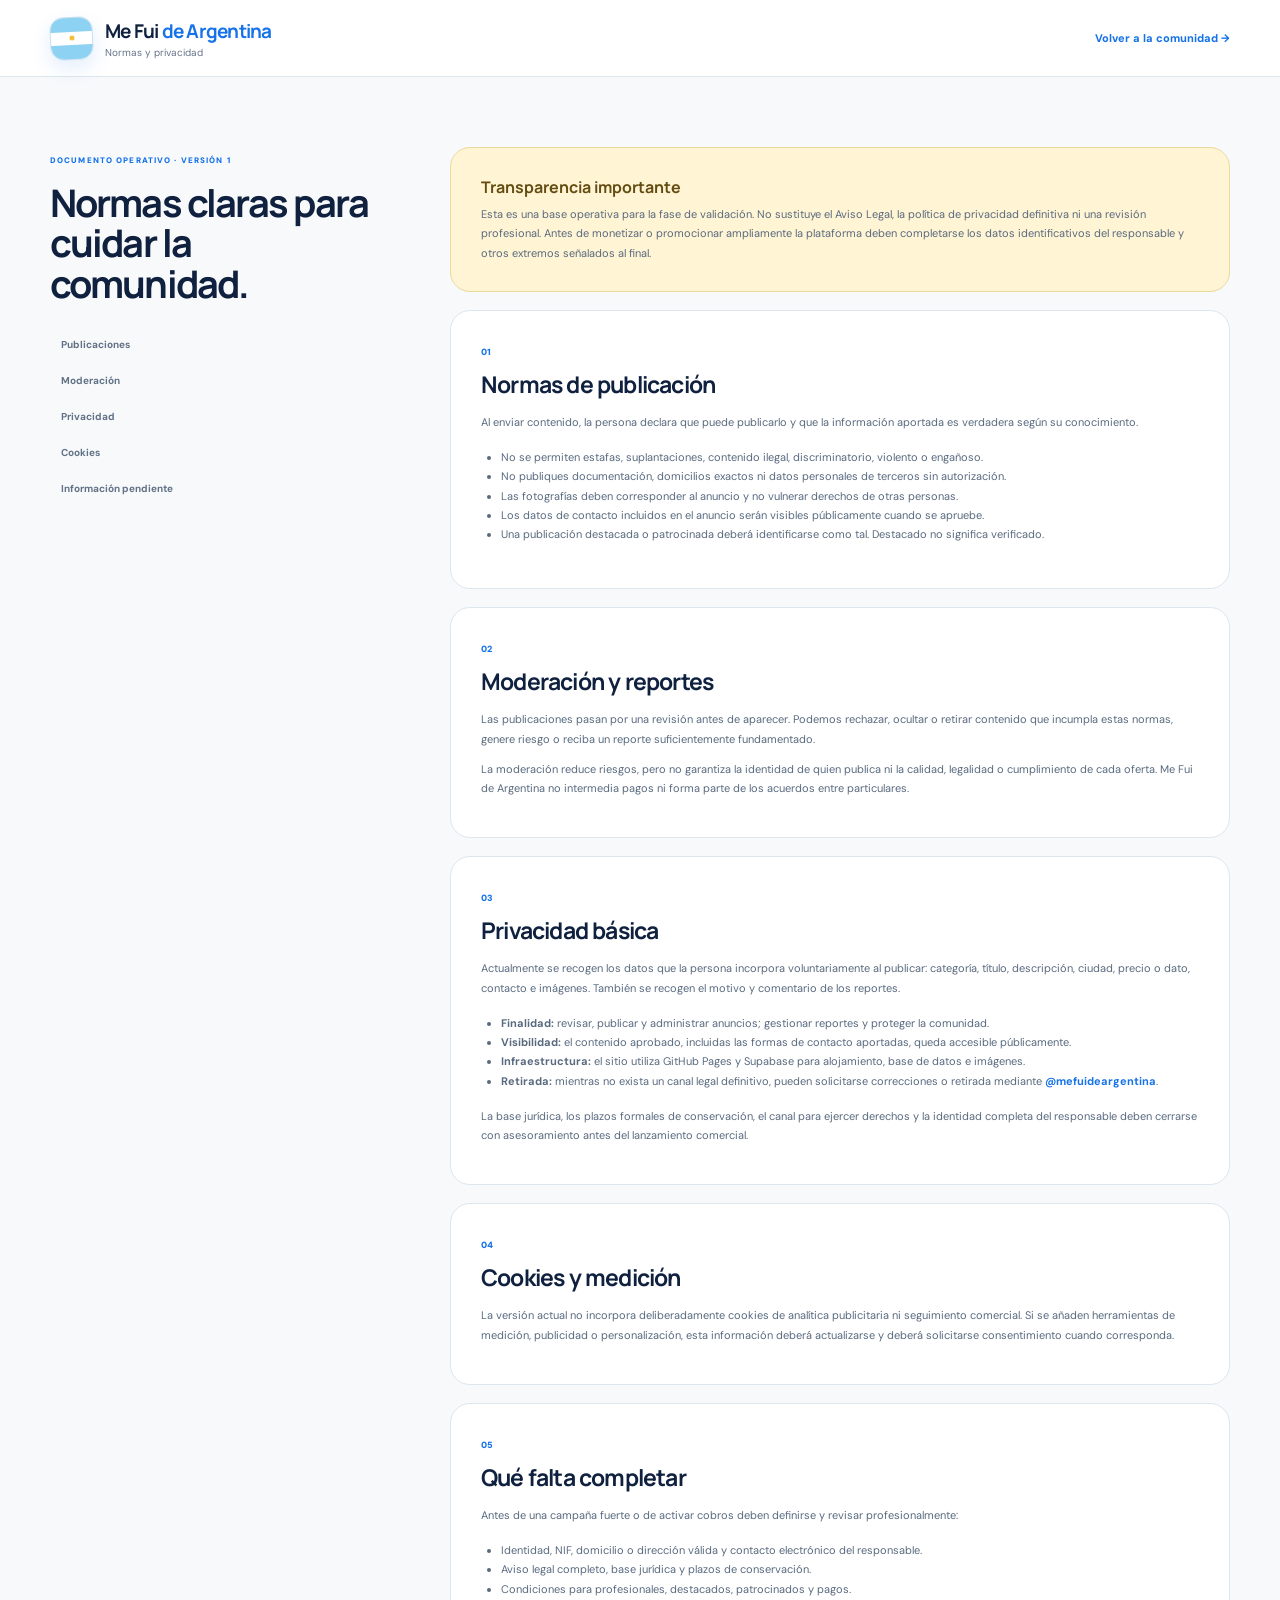
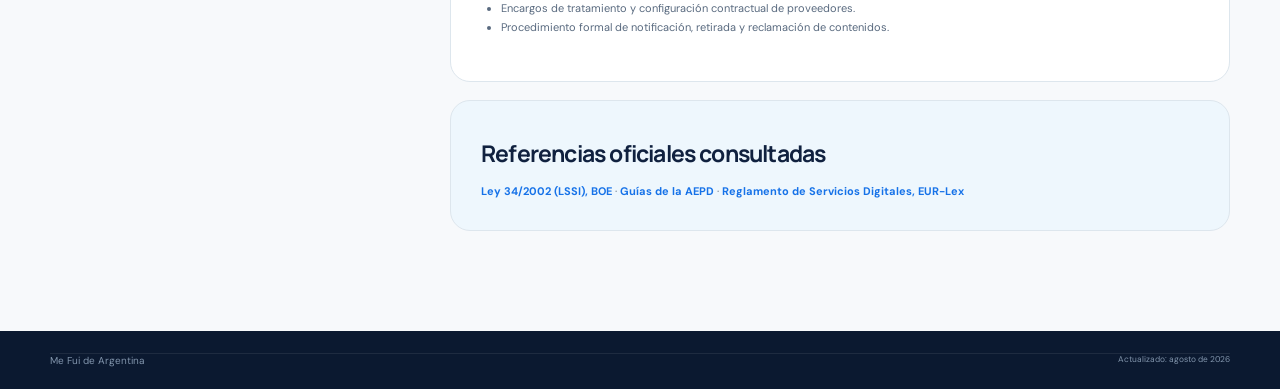
<file: normas.html>
<!DOCTYPE html>
<html lang="es">
<head>
  <meta charset="UTF-8">
  <meta name="viewport" content="width=device-width, initial-scale=1.0">
  <title>Normas y privacidad | Me Fui de Argentina</title>
  <meta name="description" content="Normas de publicación, moderación y privacidad básica de Me Fui de Argentina.">
  <meta name="robots" content="index,follow">
  <link rel="canonical" href="https://mefuideargentina.github.io/normas.html">
  <link rel="icon" href="assets/favicon.svg" type="image/svg+xml">
  <link rel="stylesheet" href="styles.css?v=24">
</head>
<body class="legal-page">
  <header class="legal-topbar">
    <div class="container">
      <a class="brand" href="index.html"><span class="brand-mark" aria-hidden="true"><b></b><i></i><b></b></span><span><strong>Me Fui <em>de Argentina</em></strong><small>Normas y privacidad</small></span></a>
      <a href="index.html" class="legal-back">Volver a la comunidad →</a>
    </div>
  </header>
  <main class="legal-main">
    <div class="container legal-layout">
      <aside class="legal-index">
        <span>DOCUMENTO OPERATIVO · VERSIÓN 1</span>
        <h1>Normas claras para cuidar la comunidad.</h1>
        <nav><a href="#publicar">Publicaciones</a><a href="#moderacion">Moderación</a><a href="#privacidad">Privacidad</a><a href="#cookies">Cookies</a><a href="#pendiente">Información pendiente</a></nav>
      </aside>
      <div class="legal-content">
        <div class="legal-warning"><strong>Transparencia importante</strong><p>Esta es una base operativa para la fase de validación. No sustituye el Aviso Legal, la política de privacidad definitiva ni una revisión profesional. Antes de monetizar o promocionar ampliamente la plataforma deben completarse los datos identificativos del responsable y otros extremos señalados al final.</p></div>
        <section id="publicar"><span>01</span><h2>Normas de publicación</h2><p>Al enviar contenido, la persona declara que puede publicarlo y que la información aportada es verdadera según su conocimiento.</p><ul><li>No se permiten estafas, suplantaciones, contenido ilegal, discriminatorio, violento o engañoso.</li><li>No publiques documentación, domicilios exactos ni datos personales de terceros sin autorización.</li><li>Las fotografías deben corresponder al anuncio y no vulnerar derechos de otras personas.</li><li>Los datos de contacto incluidos en el anuncio serán visibles públicamente cuando se apruebe.</li><li>Una publicación destacada o patrocinada deberá identificarse como tal. Destacado no significa verificado.</li></ul></section>
        <section id="moderacion"><span>02</span><h2>Moderación y reportes</h2><p>Las publicaciones pasan por una revisión antes de aparecer. Podemos rechazar, ocultar o retirar contenido que incumpla estas normas, genere riesgo o reciba un reporte suficientemente fundamentado.</p><p>La moderación reduce riesgos, pero no garantiza la identidad de quien publica ni la calidad, legalidad o cumplimiento de cada oferta. Me Fui de Argentina no intermedia pagos ni forma parte de los acuerdos entre particulares.</p></section>
        <section id="privacidad"><span>03</span><h2>Privacidad básica</h2><p>Actualmente se recogen los datos que la persona incorpora voluntariamente al publicar: categoría, título, descripción, ciudad, precio o dato, contacto e imágenes. También se recogen el motivo y comentario de los reportes.</p><ul><li><strong>Finalidad:</strong> revisar, publicar y administrar anuncios; gestionar reportes y proteger la comunidad.</li><li><strong>Visibilidad:</strong> el contenido aprobado, incluidas las formas de contacto aportadas, queda accesible públicamente.</li><li><strong>Infraestructura:</strong> el sitio utiliza GitHub Pages y Supabase para alojamiento, base de datos e imágenes.</li><li><strong>Retirada:</strong> mientras no exista un canal legal definitivo, pueden solicitarse correcciones o retirada mediante <a href="https://www.instagram.com/mefuideargentina" target="_blank" rel="noopener">@mefuideargentina</a>.</li></ul><p>La base jurídica, los plazos formales de conservación, el canal para ejercer derechos y la identidad completa del responsable deben cerrarse con asesoramiento antes del lanzamiento comercial.</p></section>
        <section id="cookies"><span>04</span><h2>Cookies y medición</h2><p>La versión actual no incorpora deliberadamente cookies de analítica publicitaria ni seguimiento comercial. Si se añaden herramientas de medición, publicidad o personalización, esta información deberá actualizarse y deberá solicitarse consentimiento cuando corresponda.</p></section>
        <section id="pendiente"><span>05</span><h2>Qué falta completar</h2><p>Antes de una campaña fuerte o de activar cobros deben definirse y revisar profesionalmente:</p><ul><li>Identidad, NIF, domicilio o dirección válida y contacto electrónico del responsable.</li><li>Aviso legal completo, base jurídica y plazos de conservación.</li><li>Condiciones para profesionales, destacados, patrocinados y pagos.</li><li>Encargos de tratamiento y configuración contractual de proveedores.</li><li>Procedimiento formal de notificación, retirada y reclamación de contenidos.</li></ul></section>
        <section class="legal-sources"><h2>Referencias oficiales consultadas</h2><p><a href="https://www.boe.es/buscar/act.php?id=BOE-A-2002-13758" target="_blank" rel="noopener">Ley 34/2002 (LSSI), BOE</a> · <a href="https://www.aepd.es/guias-y-herramientas/guias" target="_blank" rel="noopener">Guías de la AEPD</a> · <a href="https://eur-lex.europa.eu/legal-content/ES/TXT/HTML/?uri=CELEX:32022R2065" target="_blank" rel="noopener">Reglamento de Servicios Digitales, EUR-Lex</a></p></section>
      </div>
    </div>
  </main>
  <footer><div class="container footer-bottom"><span>Me Fui de Argentina</span><small>Actualizado: agosto de 2026</small></div></footer>
</body>
</html>
</file>
<file: styles.css>
@import url('https://fonts.googleapis.com/css2?family=DM+Sans:wght@400;500;600;700&family=Manrope:wght@600;700;800&display=swap');

:root{--ink:#10213f;--blue:#1672e8;--blue-dark:#0c55bb;--cream:#fff7e4;--paper:#fdfcf8;--muted:#66758a;--line:#dfe7ef;--yellow:#f5b82e;--shadow-sm:0 10px 30px rgba(16,33,63,.07);--shadow-md:0 22px 60px rgba(16,33,63,.12);--shadow-blue:0 22px 55px rgba(22,114,232,.18)}
*{box-sizing:border-box}html{scroll-behavior:smooth;scroll-padding-top:88px}body{margin:0;overflow-x:hidden;color:var(--ink);background:var(--paper);font-family:"DM Sans",Arial,sans-serif;-webkit-font-smoothing:antialiased}button,input,textarea,select{font:inherit}button{cursor:pointer}a{color:inherit;text-decoration:none}img{display:block;max-width:100%}.container{width:min(1180px,calc(100% - 40px));margin-inline:auto}

/* Navigation */
.topbar{position:sticky;top:0;z-index:50;background:rgba(253,252,248,.88);border-bottom:1px solid rgba(223,231,239,.82);backdrop-filter:blur(18px)}.nav{height:82px;display:flex;align-items:center;gap:28px}.brand{display:flex;align-items:center;gap:12px;min-width:max-content}.brand-mark{width:43px;height:43px;display:grid;grid-template-rows:1fr 1fr 1fr;overflow:hidden;border:1px solid #c9dfee;border-radius:13px;box-shadow:0 8px 20px rgba(22,114,232,.12);transform:rotate(-3deg)}.brand-mark b{background:#8dd2f3}.brand-mark i{position:relative;background:#fff}.brand-mark i::after{content:"";position:absolute;left:50%;top:50%;width:5px;height:5px;border-radius:50%;background:#f4bf36;transform:translate(-50%,-50%)}.brand strong{display:block;font-family:"Manrope",sans-serif;font-size:19px;letter-spacing:-.04em}.brand em{color:var(--blue);font-style:normal}.brand small{display:block;margin-top:2px;color:var(--muted);font-size:10px}nav{display:flex;align-items:center;gap:3px;margin-left:auto}nav a{padding:10px 12px;border-radius:999px;color:#4e6078;font-size:13px;font-weight:700;transition:.2s ease}nav a:hover,nav a.active{color:var(--blue);background:#eaf5ff}
.btn{min-height:48px;padding:13px 20px;display:inline-flex;align-items:center;justify-content:center;gap:9px;border:0;border-radius:13px;font-weight:800;transition:transform .2s ease,box-shadow .2s ease,background .2s ease}.btn:hover{transform:translateY(-2px)}.btn-blue{color:#fff;background:linear-gradient(135deg,var(--blue),#2b8cf0);box-shadow:0 12px 25px rgba(22,114,232,.23)}.btn-blue:hover{background:linear-gradient(135deg,var(--blue-dark),var(--blue))}.btn-white{color:var(--ink);background:rgba(255,255,255,.86);border:1px solid #d8e3ed}.nav>.btn{min-height:44px;padding:11px 17px;font-size:12px}.full{width:100%}

/* Hero */
.hero{position:relative;padding:74px 0 108px;overflow:hidden;background:radial-gradient(circle at 8% 14%,rgba(103,196,241,.22),transparent 31%),radial-gradient(circle at 88% 76%,rgba(245,184,46,.20),transparent 27%),linear-gradient(135deg,#f5fbff 0%,#fffdf7 55%,#fff5dc 100%)}.hero::before{content:"";position:absolute;inset:0;opacity:.22;pointer-events:none;background-image:radial-gradient(#7fa8c5 1px,transparent 1px);background-size:26px 26px;mask-image:linear-gradient(to right,black,transparent 46%)}.hero-grid{position:relative;z-index:1;display:grid;grid-template-columns:minmax(0,.96fr) minmax(430px,1.04fr);gap:76px;align-items:center}.hero-copy{max-width:650px}.welcome{display:inline-flex;align-items:center;gap:9px;padding:8px 12px;color:#52647c;background:rgba(255,255,255,.64);border:1px solid rgba(183,206,223,.7);border-radius:999px;font-size:10px;font-weight:800;letter-spacing:.11em}.welcome i{width:7px;height:7px;border-radius:50%;background:var(--yellow);box-shadow:0 0 0 4px rgba(245,184,46,.16)}.hero h1{margin:23px 0 20px;max-width:680px;font-family:"Manrope",sans-serif;font-size:clamp(48px,5.3vw,72px);line-height:.99;letter-spacing:-.065em}.hero h1 span{display:block;color:var(--blue)}.hero-copy>p{max-width:610px;margin:0;color:#52647c;font-size:18px;line-height:1.7}.hero-actions{display:flex;gap:12px;margin-top:29px}.hero-actions .btn{min-height:54px}.hero-proof{display:flex;gap:19px;flex-wrap:wrap;margin-top:27px}.hero-proof span{display:flex;align-items:center;gap:7px;color:#627087;font-size:11px;font-weight:700}.hero-proof b{color:#9aabbf;font-size:9px;letter-spacing:.06em}
.hero-visual{position:relative;min-height:470px}.hero-art-wrap{position:absolute;inset:14px 14px 14px 34px;overflow:hidden;background:var(--cream);border:8px solid rgba(255,255,255,.88);border-radius:40px 40px 40px 110px;box-shadow:var(--shadow-md);transform:rotate(1.7deg)}.hero-art{width:100%;height:100%;object-fit:cover}.hero-art-wrap::after{content:"";position:absolute;inset:0;background:linear-gradient(to top,rgba(16,33,63,.22),transparent 38%)}.hero-art-label{position:absolute;left:24px;bottom:22px;z-index:1;padding:9px 12px;color:#fff;background:rgba(16,33,63,.76);border:1px solid rgba(255,255,255,.22);border-radius:999px;backdrop-filter:blur(10px);font-size:10px;font-weight:800;letter-spacing:.12em}.hero-art-label b{margin-inline:7px;color:#9ddafe}.floating-card{position:absolute;z-index:3;min-width:190px;padding:13px 15px;display:flex;align-items:center;gap:11px;background:rgba(255,255,255,.92);border:1px solid rgba(255,255,255,.95);border-radius:17px;box-shadow:0 18px 38px rgba(16,33,63,.15);backdrop-filter:blur(15px)}.floating-card>span{width:38px;height:38px;display:grid;place-items:center;background:#edf7ff;border-radius:11px}.floating-card small,.floating-card strong{display:block}.floating-card small{color:var(--muted);font-size:9px;text-transform:uppercase;letter-spacing:.07em}.floating-card strong{margin-top:3px;font-size:12px}.floating-card-top{right:-16px;top:3px}.floating-card-bottom{left:0;bottom:-4px}

/* Category gateway */
.categories{position:relative;z-index:4;margin-top:-58px;padding-bottom:40px}.categories .container{padding:22px;background:rgba(255,255,255,.94);border:1px solid #e3ebf2;border-radius:28px;box-shadow:var(--shadow-md);backdrop-filter:blur(14px)}.category-intro{display:flex;align-items:center;justify-content:space-between;gap:20px;padding:0 4px 16px}.category-intro span{color:var(--blue);font-size:10px;font-weight:800;letter-spacing:.12em}.category-intro p{margin:0;color:var(--muted);font-size:12px}.category-grid{display:grid;grid-template-columns:repeat(5,1fr);gap:10px}.category{position:relative;min-height:145px;padding:18px 16px;display:flex;flex-direction:column;align-items:flex-start;gap:12px;overflow:hidden;text-align:left;border:1px solid transparent;border-radius:18px;transition:.22s ease}.category::after{content:"";position:absolute;width:80px;height:80px;right:-38px;bottom:-39px;border-radius:50%;background:rgba(255,255,255,.45)}.category:hover{transform:translateY(-4px);box-shadow:var(--shadow-sm)}.category .icon{width:39px;height:39px;display:grid;place-items:center;background:rgba(255,255,255,.72);border-radius:12px;font-size:20px}.category strong{display:block;margin-bottom:5px;font-size:14px}.category small{display:block;color:#627087;font-size:10px;line-height:1.45}.category-arrow{position:absolute;top:17px;right:16px;color:rgba(16,33,63,.32);font-size:14px}.category.blue{background:#e7f5ff}.category.green{background:#e9f8f1}.category.purple{background:#f2edff}.category.orange{background:#fff3dc}.category.pink{background:#ffedf2}

/* Shared */
.section-kicker,.section-title>span,.publish-info>span{color:var(--blue);font-size:10px;font-weight:800;letter-spacing:.14em}.section-title{max-width:720px;margin:0 auto 34px;text-align:center}.section-title h2,.publish-info h2{margin:9px 0 12px;font-family:"Manrope",sans-serif;font-size:clamp(32px,4vw,44px);line-height:1.08;letter-spacing:-.05em}.section-title p,.publish-info p{margin:0;color:var(--muted);line-height:1.7}
input,textarea,select{width:100%;padding:12px 13px;color:var(--ink);background:#fff;border:1px solid #d6e1ea;border-radius:11px;outline:0;transition:.2s ease}input:focus,textarea:focus,select:focus{border-color:#6bb3f6;box-shadow:0 0 0 4px rgba(22,114,232,.09)}

/* Listings */
.recent{padding:60px 0 92px;background:var(--paper)}.section-head{display:flex;align-items:flex-end;justify-content:space-between;gap:36px;margin-bottom:28px}.recent-heading{max-width:460px}.recent-heading h2{margin:7px 0 6px;font-family:"Manrope",sans-serif;font-size:38px;letter-spacing:-.045em}.recent-heading p{margin:0;color:var(--muted);font-size:13px}.controls{display:flex;align-items:center;justify-content:flex-end;gap:9px;flex-wrap:wrap}#citySelect{width:auto;min-width:164px}.filters,.group-filters{display:flex;gap:6px;flex-wrap:wrap}.filter,.group-filter{padding:9px 12px;color:#56677e;background:#fff;border:1px solid #dbe4ec;border-radius:999px;font-size:11px;font-weight:700;transition:.2s ease}.filter:hover,.group-filter:hover{color:var(--blue);border-color:#8cc4f6}.filter.active,.group-filter.active{color:#fff;background:var(--ink);border-color:var(--ink);box-shadow:0 8px 18px rgba(16,33,63,.14)}.listing-grid{display:grid;grid-template-columns:repeat(3,1fr);gap:18px}.listing-card{min-height:290px;padding:20px;display:flex;flex-direction:column;background:#fff;border:1px solid #e0e8ef;border-radius:22px;box-shadow:0 7px 24px rgba(16,33,63,.045);transition:.23s ease}.listing-card:hover{transform:translateY(-5px);border-color:#c3d6e6;box-shadow:0 22px 48px rgba(16,33,63,.10)}.listing-images{display:grid;grid-template-columns:repeat(3,1fr);gap:6px;margin:-7px -7px 16px}.listing-images img{width:100%;height:110px;object-fit:cover;border-radius:13px;cursor:zoom-in}.listing-images img:only-child{grid-column:1/-1;height:205px}.listing-images:has(img:nth-child(2):last-child){grid-template-columns:repeat(2,1fr)}.listing-images:has(img:nth-child(2):last-child) img{height:165px}.meta{display:flex;justify-content:space-between;gap:10px;align-items:flex-start;margin-bottom:10px}.meta>div{display:flex;gap:5px;flex-wrap:wrap}.badge,.featured-badge{display:inline-block;padding:5px 8px;border-radius:999px;font-size:8px;font-weight:800;letter-spacing:.07em}.badge{color:#1764bf;background:#eaf4ff}.featured-badge{color:#795200;background:#fff1bd;border:1px solid #f1cf68}.featured-card{border-color:#e6c75c;box-shadow:0 13px 34px rgba(184,142,25,.14)}.age{color:#98a5b4;font-size:9px;white-space:nowrap}.listing-card h3{margin:5px 0 8px;font-family:"Manrope",sans-serif;font-size:19px;letter-spacing:-.025em}.listing-card>p{margin:0;color:var(--muted);font-size:13px;line-height:1.58}.bottom{margin-top:auto;padding-top:20px;display:flex;justify-content:space-between;gap:10px;align-items:center}.bottom span{color:var(--muted);font-size:10px}.bottom strong{padding:7px 10px;color:var(--ink);background:var(--cream);border-radius:999px;font-size:12px;white-space:nowrap}.contacto{margin-top:13px;padding:10px 12px;color:#53657b;background:#f6f9fb;border-radius:10px;font-size:11px;font-weight:600}.contacto a{color:var(--blue);font-weight:800}.report-button{margin-top:7px;padding:7px 8px;color:#9c681d;background:transparent;border:0;font-size:10px;font-weight:700}.report-button:hover{text-decoration:underline}.empty{grid-column:1/-1;padding:48px;text-align:center;color:var(--muted);background:#fff;border:1px dashed #c9d6e1;border-radius:20px}

/* Groups */
.groups-section{position:relative;padding:92px 0;overflow:hidden;background:var(--ink)}.groups-section::after{content:"ARG";position:absolute;right:-25px;bottom:-70px;color:rgba(255,255,255,.035);font-family:"Manrope";font-size:260px;font-weight:800;letter-spacing:-.1em}.groups-section .section-title{position:relative;z-index:1}.groups-section .section-title>span{color:#80cbff}.groups-section .section-title h2{color:#fff}.groups-section .section-title p{color:#aebbd0}.group-toolbar{position:relative;z-index:1;display:flex;flex-direction:column;align-items:center;gap:14px;margin-bottom:25px}#groupCity{width:min(330px,100%);background:rgba(255,255,255,.98)}.group-filters{justify-content:center}.groups-section .group-filter{color:#c4d0df;background:rgba(255,255,255,.06);border-color:rgba(255,255,255,.12)}.groups-section .group-filter.active{color:var(--ink);background:#fff;border-color:#fff}.groups-grid{position:relative;z-index:1;max-width:980px;margin:auto;display:grid;grid-template-columns:repeat(2,1fr);gap:12px}.group-card{padding:17px;display:grid;grid-template-columns:auto 1fr auto;gap:14px;align-items:center;background:rgba(255,255,255,.97);border:1px solid rgba(255,255,255,.17);border-radius:17px;transition:.2s ease}.group-card:hover{transform:translateY(-3px);box-shadow:0 16px 35px rgba(0,0,0,.18)}.group-card>span:first-child{width:45px;height:45px;display:grid;place-items:center;background:#edf7ff;border-radius:13px;font-size:21px}.group-card strong,.group-card small{display:block}.group-card small{margin-top:3px;color:var(--muted);font-size:11px}.group-card .join{color:var(--blue);font-size:10px;font-weight:800}.group-note{position:relative;z-index:1;max-width:850px;margin:22px auto 0;padding:15px 18px;text-align:center;color:#d3dfec;border:1px dashed rgba(255,255,255,.22);border-radius:14px}.group-note strong,.group-note span{display:block}.group-note span{margin-top:4px;color:#95a6bb;font-size:10px}

/* Quiz */
.city-quiz-section{padding:90px 0;background:linear-gradient(135deg,#e8f7ff 0%,#f9fcff 52%,#fff2d7 100%)}.city-quiz-section .container{display:grid;grid-template-columns:.8fr 1.2fr;gap:70px;align-items:center}.city-quiz-section .section-title{margin:0;text-align:left}.city-quiz-card{margin:0;padding:38px;text-align:center;background:#fff;border:1px solid rgba(255,255,255,.9);border-radius:28px;box-shadow:var(--shadow-blue)}.city-quiz-card h3{margin:0 0 10px;font-family:"Manrope",sans-serif;font-size:26px;letter-spacing:-.03em}.city-quiz-card p{margin:0 0 23px;color:var(--muted)}.quiz-step{display:inline-block;margin-bottom:12px;color:var(--blue);font-size:10px;font-weight:800;letter-spacing:.08em}.quiz-answers{display:grid;gap:9px}.quiz-answers button{width:100%;padding:14px 16px;text-align:left;color:var(--ink);background:#f7fafc;border:1px solid #e0e8ef;border-radius:13px;font-size:12px;font-weight:700;transition:.2s ease}.quiz-answers button:hover{transform:translateX(3px);color:var(--blue);border-color:#82bdf3;background:#edf7ff}.quiz-result h3{font-size:34px}.quiz-match{display:inline-block;margin-bottom:10px;padding:7px 11px;color:#08734a;background:#e6f8ef;border-radius:999px;font-size:11px;font-weight:800}.quiz-alternatives{display:flex;flex-direction:column;gap:6px;margin:20px 0;padding:15px;background:#f7f9fb;border-radius:14px}.quiz-result-actions{display:flex;justify-content:center;gap:9px;flex-wrap:wrap}

/* Business and services */
.business-section{padding:94px 0;background:#fff}.business-grid{display:grid;grid-template-columns:repeat(3,1fr);gap:18px;margin-top:31px}.business-card,.service-card{position:relative;min-height:235px;padding:25px;overflow:hidden;background:#fff;border:1px solid #e0e8ef;border-radius:22px;box-shadow:0 8px 26px rgba(16,33,63,.045);transition:.22s ease}.business-card::after{content:"";position:absolute;right:-42px;bottom:-42px;width:110px;height:110px;border-radius:50%;background:#edf7ff}.business-card:hover,.service-card:hover{transform:translateY(-4px);box-shadow:0 20px 42px rgba(16,33,63,.09)}.business-card:nth-child(2){background:#f1f8ff}.business-card:nth-child(3){color:#fff;background:var(--ink);border-color:var(--ink)}.business-card:nth-child(3)::after{background:rgba(255,255,255,.05)}.business-icon,.service-icon{width:49px;height:49px;margin-bottom:17px;display:grid;place-items:center;background:#eaf5ff;border-radius:14px;font-size:22px}.business-card:nth-child(3) .business-icon{background:rgba(255,255,255,.10)}.business-card h3,.service-card h3{position:relative;z-index:1;margin:0 0 9px;font-family:"Manrope",sans-serif;font-size:19px;letter-spacing:-.025em}.business-card p,.service-card p{position:relative;z-index:1;margin:0 0 18px;color:var(--muted);font-size:13px;line-height:1.58}.business-card:nth-child(3) p{color:#adbbce}.business-coming,.service-empty{position:relative;z-index:1;display:inline-block;margin-top:auto;padding:6px 9px;color:#6d7b8d;background:#f0f3f6;border-radius:999px;font-size:9px;font-weight:800}.business-link{position:relative;z-index:1;color:#84c9ff;font-size:12px;font-weight:800}.services-section{padding:92px 0;background:#f2f6f9}.services-grid{display:grid;grid-template-columns:repeat(4,1fr);gap:15px;margin-top:30px}.service-card{min-height:240px;display:flex;flex-direction:column}.service-empty{align-self:flex-start;margin-top:auto}.services-business-cta{margin-top:22px;padding:18px 20px;display:flex;align-items:center;gap:10px;flex-wrap:wrap;background:var(--cream);border:1px solid #f0dfb8;border-radius:17px}.services-business-cta span{color:var(--muted)}.services-business-cta a{margin-left:auto;color:var(--blue);font-weight:800}

/* Publish */
.publish-section{position:relative;padding:96px 0;overflow:hidden;background:linear-gradient(135deg,#fffdf8,#eef8ff)}.publish-section::before{content:"";position:absolute;width:500px;height:500px;left:-230px;bottom:-300px;border-radius:50%;background:rgba(110,199,242,.20)}.publish-grid{position:relative;display:grid;grid-template-columns:.78fr 1.22fr;gap:70px;align-items:start}.publish-info{position:sticky;top:115px;padding-top:25px}.publish-info ul{margin:26px 0 0;padding:0;list-style:none;color:#53657a;line-height:2.2;font-weight:600}.publish-card{padding:28px;display:grid;gap:14px;background:rgba(255,255,255,.96);border:1px solid #dbe5ed;border-radius:25px;box-shadow:var(--shadow-md)}.publish-card label,.report-modal-card label{display:grid;gap:6px;color:#34465e;font-size:11px;font-weight:700}.publish-card label small{color:var(--muted);font-weight:500}textarea{min-height:110px;resize:vertical}.two{display:grid;grid-template-columns:1fr 1fr;gap:12px}.status{min-height:15px;text-align:center;color:#09835a;font-size:11px;font-weight:800}

/* Trust and footer */
.benefits{padding:27px 0;background:var(--cream);border-block:1px solid #efdfb8}.benefit-grid{display:grid;grid-template-columns:repeat(4,1fr);gap:22px}.benefit-grid>div{display:flex;align-items:center;gap:11px}.benefit-grid strong,.benefit-grid small{display:block}.benefit-grid strong{font-size:11px}.benefit-grid small{margin-top:3px;color:var(--muted);font-size:9px}footer{padding:38px 0;color:#fff;background:#0b1930}.footer{display:flex;justify-content:space-between;align-items:center;gap:24px}.footer small{display:block;margin-top:4px;color:#9dafc4}.footer>span{color:#9dafc4;font-size:11px}.social-links{display:flex;gap:8px;flex-wrap:wrap;margin-top:14px}.social-links a{padding:7px 10px;display:inline-flex;gap:6px;align-items:center;color:#dce8f6;background:rgba(255,255,255,.07);border:1px solid rgba(255,255,255,.09);border-radius:999px;font-size:10px;font-weight:700;transition:.2s ease}.social-links a:hover{transform:translateY(-2px);background:rgba(255,255,255,.13)}

/* Floating UI */
.mobile-menu-button,.mobile-menu,.mobile-dock{display:none}.chatbot-button{position:fixed;right:20px;bottom:20px;z-index:999;width:58px;height:58px;color:#fff;background:linear-gradient(135deg,var(--blue),#09489e);border:0;border-radius:18px;font-size:22px;box-shadow:0 15px 32px rgba(22,114,232,.30);transition:.2s ease}.chatbot-button:hover{transform:translateY(-3px)}.chatbot-panel{position:fixed;right:20px;bottom:90px;z-index:998;width:330px;max-width:calc(100vw - 40px);display:none;overflow:hidden;background:#fff;border:1px solid #dce5ed;border-radius:20px;box-shadow:0 25px 65px rgba(16,33,63,.24)}.chatbot-panel.open{display:block}.chatbot-header{padding:17px;display:flex;align-items:center;justify-content:space-between;color:#fff;background:var(--ink)}.chatbot-header div{display:flex;flex-direction:column;gap:2px}.chatbot-header small{color:#aebdd0;font-size:10px}.chatbot-close{color:#fff;background:transparent;border:0;font-size:25px}.chatbot-options{padding:14px}.chatbot-group{display:flex;flex-direction:column;gap:6px}.chatbot-group+.chatbot-group{margin-top:13px;padding-top:13px;border-top:1px solid #e6ebf0}.chatbot-group-title{padding:0 2px;color:#96a3b2;font-size:8px;font-weight:800;letter-spacing:.1em}.chatbot-options button{width:100%;padding:11px 12px;text-align:left;color:var(--ink);background:#fff;border:1px solid #e0e7ed;border-radius:11px;font-size:11px}.chatbot-options button:hover{background:#f1f7fc}.image-viewer{position:fixed;inset:0;z-index:9999;display:grid;place-items:center}.image-viewer-bg{position:absolute;inset:0;background:rgba(5,13,26,.86);backdrop-filter:blur(5px)}.image-viewer img{position:relative;z-index:1;max-width:90vw;max-height:90vh;object-fit:contain;border-radius:14px}.report-modal{position:fixed;inset:0;z-index:2000;padding:20px;display:none;align-items:center;justify-content:center;background:rgba(16,33,63,.66);backdrop-filter:blur(5px)}.report-modal.open{display:flex}.report-modal-card{position:relative;width:100%;max-width:460px;padding:27px;background:#fff;border-radius:22px;box-shadow:0 28px 75px rgba(0,0,0,.28)}.report-modal-card h3{margin:0 0 8px;font-family:"Manrope",sans-serif}.report-modal-card>p{margin:0 0 20px;color:var(--muted);font-weight:700}.report-modal-card label{margin-bottom:15px}.report-modal-close{position:absolute;right:13px;top:11px;color:var(--muted);background:transparent;border:0;font-size:25px}

/* v21 polish */
.scroll-progress{position:fixed;left:0;top:0;z-index:1000;width:0;height:3px;background:linear-gradient(90deg,#65c9f4,var(--blue),var(--yellow));box-shadow:0 1px 8px rgba(22,114,232,.35);pointer-events:none}
.skeleton-card{gap:13px;overflow:hidden}.skeleton-card>*{display:block;border-radius:10px;background:linear-gradient(90deg,#edf1f4 25%,#f7f9fa 50%,#edf1f4 75%);background-size:200% 100%;animation:skeleton 1.4s infinite}.skeleton-card i{height:150px;margin:-7px -7px 5px}.skeleton-card b{width:38%;height:12px}.skeleton-card span{width:100%;height:10px}.skeleton-card span:last-child{width:68%}@keyframes skeleton{to{background-position:-200% 0}}
.journey-section{position:relative;padding:96px 0;overflow:hidden;background:#f7f0df}.journey-section::after{content:"";position:absolute;right:-160px;top:-180px;width:420px;height:420px;border:80px solid rgba(245,184,46,.13);border-radius:50%}.journey-grid{position:relative;z-index:1;display:grid;grid-template-columns:.72fr 1.28fr;gap:76px;align-items:start}.journey-heading h2{margin:9px 0 14px;font-family:"Manrope",sans-serif;font-size:44px;line-height:1.06;letter-spacing:-.055em}.journey-heading p{max-width:420px;margin:0;color:var(--muted);line-height:1.7}.journey-link{display:inline-flex;align-items:center;gap:9px;margin-top:24px;color:var(--blue);font-size:13px;font-weight:800}.journey-link span{transition:transform .2s ease}.journey-link:hover span{transform:translateX(4px)}.journey-steps{display:grid;grid-template-columns:repeat(3,1fr);border:1px solid rgba(16,33,63,.12);border-radius:24px;overflow:hidden;background:rgba(255,255,255,.66);box-shadow:0 18px 45px rgba(91,72,31,.08)}.journey-steps article{position:relative;min-height:285px;padding:25px 22px;border-right:1px solid rgba(16,33,63,.10)}.journey-steps article:last-child{border-right:0}.journey-steps article:nth-child(2){background:rgba(255,255,255,.68)}.journey-steps b{display:block;color:rgba(16,33,63,.18);font-family:"Manrope";font-size:43px;letter-spacing:-.06em}.journey-steps span{display:block;margin:31px 0 8px;color:var(--blue);font-size:9px;font-weight:800;letter-spacing:.14em}.journey-steps h3{margin:0 0 9px;font-family:"Manrope";font-size:17px;line-height:1.2;letter-spacing:-.025em}.journey-steps p{margin:0;color:var(--muted);font-size:11px;line-height:1.55}
.reveal{opacity:0;transform:translateY(22px);transition:opacity .65s ease,transform .65s ease}.reveal.reveal-visible{opacity:1;transform:none}
.listing-card:not(.skeleton-card),.group-card{animation:cardIn .45s ease both}@keyframes cardIn{from{opacity:0;transform:translateY(10px)}to{opacity:1;transform:none}}
footer{padding-bottom:20px}.footer{display:grid;grid-template-columns:1.6fr .7fr .7fr;align-items:start;padding-bottom:30px}.footer-brand-title{display:flex;align-items:center;gap:11px}.footer-brand-title strong{font-family:"Manrope";font-size:18px}.footer-brand>small{max-width:350px;margin-top:11px;line-height:1.55}.footer-nav{display:flex;flex-direction:column;gap:9px}.footer-nav strong{margin-bottom:3px;color:#8397af;font-size:8px;letter-spacing:.14em}.footer-nav a{color:#cfdae7;font-size:11px}.footer-nav a:hover{color:#fff}.footer-bottom{padding-top:18px;display:flex;justify-content:space-between;color:#8295ac;border-top:1px solid rgba(255,255,255,.08);font-size:10px}

/* v22 national positioning and trust */
.floating-card-top{min-width:270px}.floating-card-top strong{max-width:205px}
.empty-state{grid-column:1/-1;padding:45px 24px;display:flex;flex-direction:column;align-items:center;text-align:center;background:#fff;border:1px dashed #c8d6e2;border-radius:22px}.empty-state>span{width:52px;height:52px;display:grid;place-items:center;margin-bottom:13px;background:#edf7ff;border-radius:16px;font-size:24px}.empty-state h3{margin:0 0 7px;font-family:"Manrope";font-size:20px;letter-spacing:-.03em}.empty-state p{max-width:430px;margin:0;color:var(--muted);font-size:12px;line-height:1.55}.empty-actions{display:flex;justify-content:center;gap:8px;flex-wrap:wrap;margin-top:17px}.empty-actions button{min-height:40px;padding:10px 14px;border-radius:11px;border:1px solid #d5e1ea;color:var(--ink);background:#fff;font-size:11px;font-weight:800}.empty-actions .empty-primary{color:#fff;background:var(--blue);border-color:var(--blue)}
.open-call{color:#087453;background:#e8f8f0;border:1px solid #b9e8d4}.services-business-cta{padding:23px 24px;gap:24px;background:linear-gradient(135deg,#fff5d9,#f2f9ff)}.services-business-cta>div{display:grid;gap:4px;max-width:720px}.services-business-cta small{color:#96701a;font-size:8px;font-weight:800;letter-spacing:.14em}.services-business-cta strong,.services-business-cta span{display:block}.services-business-cta span{font-size:12px;line-height:1.5}.services-business-cta>a{padding:11px 15px;color:#fff;background:var(--ink);border-radius:11px;font-size:11px;white-space:nowrap}
.safety-section{position:relative;padding:92px 0;overflow:hidden;background:#fff}.safety-section::before{content:"";position:absolute;left:-150px;bottom:-230px;width:420px;height:420px;border-radius:50%;background:#e8f6ff}.safety-grid{position:relative;display:grid;grid-template-columns:.82fr 1.18fr;gap:30px 70px;align-items:start}.safety-heading h2{margin:9px 0 14px;font-family:"Manrope";font-size:44px;line-height:1.05;letter-spacing:-.055em}.safety-heading p{max-width:460px;margin:0;color:var(--muted);line-height:1.7}.safety-list{overflow:hidden;background:#f8fafb;border:1px solid #dce5ec;border-radius:22px}.safety-list article{padding:20px;display:grid;grid-template-columns:auto 1fr;gap:16px;border-bottom:1px solid #e1e8ee}.safety-list article:last-child{border-bottom:0}.safety-list article>span{width:38px;height:38px;display:grid;place-items:center;color:var(--blue);background:#e7f4ff;border-radius:11px;font-size:9px;font-weight:800}.safety-list h3{margin:1px 0 5px;font-family:"Manrope";font-size:15px}.safety-list p{margin:0;color:var(--muted);font-size:11px;line-height:1.5}.safety-note{grid-column:1/-1;padding:17px 20px;display:flex;align-items:center;gap:17px;color:#624a0f;background:#fff3ce;border:1px solid #eedb9d;border-radius:15px}.safety-note strong{white-space:nowrap;font-size:11px}.safety-note span{font-size:11px;line-height:1.45}

@media(max-width:1050px){nav{display:none}.mobile-menu-button{display:block;margin-left:auto;padding:7px;color:var(--ink);background:transparent;border:0;font-size:25px}.nav>.btn{display:none}.nav{position:relative}.mobile-menu{position:absolute;right:0;top:calc(100% + 10px);width:240px;padding:10px;background:#fff;border:1px solid #dce5ed;border-radius:16px;box-shadow:var(--shadow-md)}.mobile-menu.open{display:flex;flex-direction:column;gap:3px}.mobile-menu a{padding:11px 12px;border-radius:10px;font-weight:700}.mobile-menu a:hover{background:#edf6fc}.hero-grid{grid-template-columns:minmax(0,1fr) minmax(380px,.9fr);gap:45px}.category-grid{grid-template-columns:repeat(3,1fr)}.listing-grid{grid-template-columns:repeat(2,1fr)}.services-grid{grid-template-columns:repeat(2,1fr)}}
@media(max-width:820px){.hero{padding:56px 0 105px}.hero-grid,.publish-grid,.city-quiz-section .container{grid-template-columns:1fr;gap:45px}.hero-copy{max-width:720px}.hero-visual{min-height:430px}.category-grid{grid-template-columns:repeat(2,1fr)}.section-head{align-items:flex-start;flex-direction:column}.controls{justify-content:flex-start}.business-grid{grid-template-columns:1fr}.city-quiz-section .section-title{text-align:center}.publish-info{position:static}.benefit-grid{grid-template-columns:repeat(2,1fr)}}
@media(max-width:600px){html{scroll-padding-top:72px}.container{width:min(100% - 28px,1180px)}.nav{height:70px}.brand-mark{width:38px;height:38px}.brand strong{font-size:16px}.brand small{display:none}.hero{padding:40px 0 90px}.welcome{padding:7px 10px;font-size:8px}.hero h1{margin-top:18px;font-size:42px;line-height:1.02}.hero-copy>p{font-size:15px;line-height:1.62}.hero-actions{display:grid}.hero-actions .btn{width:100%}.hero-proof{gap:9px 14px}.hero-proof span{font-size:9px}.hero-visual{min-height:310px}.hero-art-wrap{inset:0 4px;border-width:6px;border-radius:28px 28px 28px 75px}.floating-card{min-width:165px;padding:10px 12px}.floating-card-top{top:-15px;right:-4px}.floating-card-bottom{left:-3px;bottom:-14px}.floating-card>span{width:32px;height:32px}.hero-art-label{left:15px;bottom:16px;font-size:8px}.categories{margin-top:-48px;padding-bottom:24px}.categories .container{width:min(100% - 20px,1180px);padding:14px;border-radius:22px}.category-intro{align-items:flex-start;flex-direction:column;gap:3px;padding-bottom:12px}.category{min-height:140px;padding:15px 13px}.category strong{font-size:13px}.category small{font-size:9px}.recent{padding:36px 0 64px}.recent-heading h2{font-size:30px}.controls{width:100%}#citySelect{width:100%}.filters,.group-filters{width:100%;flex-wrap:nowrap;overflow-x:auto;padding-bottom:6px}.filter,.group-filter{white-space:nowrap}.listing-grid,.groups-grid,.services-grid{grid-template-columns:1fr}.listing-images img:only-child{height:220px}.groups-section,.business-section,.services-section,.city-quiz-section,.publish-section{padding:64px 0}.groups-section::after{font-size:150px}.section-title{margin-bottom:26px}.section-title h2,.publish-info h2{font-size:32px}.section-title p,.publish-info p{font-size:13px}.group-filters{justify-content:flex-start}.group-card{grid-template-columns:auto 1fr}.group-card .join{grid-column:2}.city-quiz-card{padding:27px 18px;border-radius:21px}.quiz-result-actions{flex-direction:column}.quiz-result-actions .btn{width:100%}.services-business-cta{align-items:flex-start;flex-direction:column}.services-business-cta a{margin-left:0}.two{grid-template-columns:1fr}.publish-card{padding:21px 17px}.benefit-grid{grid-template-columns:1fr;gap:15px}.footer{align-items:flex-start;flex-direction:column}.footer>span{display:none}.chatbot-panel{right:14px;bottom:82px;width:calc(100vw - 28px)}.chatbot-button{right:14px;bottom:14px;width:54px;height:54px}.report-modal-card{padding:23px 18px}}

@media(max-width:820px){.journey-grid{grid-template-columns:1fr;gap:35px}.journey-heading{text-align:center}.journey-heading p{margin-inline:auto}.journey-steps{max-width:680px;margin:auto}.footer{grid-template-columns:1.3fr .7fr .7fr}}
@media(max-width:600px){body{padding-bottom:67px}.journey-section{padding:65px 0}.journey-heading h2{font-size:34px}.journey-steps{grid-template-columns:1fr}.journey-steps article{min-height:0;padding:20px;border-right:0;border-bottom:1px solid rgba(16,33,63,.10)}.journey-steps article:last-child{border-bottom:0}.journey-steps b{font-size:32px}.journey-steps span{margin:13px 0 6px}.footer{display:grid;grid-template-columns:1fr 1fr;gap:30px}.footer-brand{grid-column:1/-1}.footer-bottom{padding-bottom:5px}.mobile-dock{position:fixed;left:10px;right:10px;bottom:9px;z-index:995;width:auto;height:58px;margin:0;padding:5px;display:grid;grid-template-columns:repeat(3,1fr);gap:0;align-items:center;background:rgba(255,255,255,.94);border:1px solid #dce5ed;border-radius:18px;box-shadow:0 14px 40px rgba(16,33,63,.20);backdrop-filter:blur(15px)}.mobile-dock a{padding:0;display:flex;flex-direction:column;align-items:center;gap:2px;color:#65748a;background:transparent;font-size:8px;font-weight:800}.mobile-dock a span{font-size:18px;line-height:1}.mobile-dock .mobile-dock-main{height:47px;padding-top:6px;color:#fff;background:var(--blue);border-radius:13px}.chatbot-button{right:14px;bottom:81px}.chatbot-panel{bottom:146px}.scroll-progress{height:2px}}
@media(prefers-reduced-motion:reduce){html{scroll-behavior:auto}.reveal{opacity:1;transform:none;transition:none}.skeleton-card>*,.listing-card:not(.skeleton-card),.group-card{animation:none}.btn,.category,.listing-card,.group-card,.business-card,.service-card{transition:none}}

@media(max-width:820px){.safety-grid{grid-template-columns:1fr;gap:30px}.safety-heading{text-align:center}.safety-heading p{margin-inline:auto}.safety-list{max-width:680px;width:100%;margin:auto}.floating-card-top{min-width:245px}}
@media(max-width:600px){.floating-card-top{min-width:220px}.floating-card-top strong{max-width:155px;font-size:10px}.safety-section{padding:64px 0}.safety-heading h2{font-size:34px}.safety-note{align-items:flex-start;flex-direction:column;gap:5px}.services-business-cta{padding:20px;gap:16px}.services-business-cta>a{width:100%;margin-left:0;text-align:center}.empty-actions{width:100%}.empty-actions button{flex:1}.empty-state{padding:35px 17px}}

/* v23 listing rhythm, services and conversational assistant */
.listing-card.has-images .meta{margin-bottom:10px}.listing-card.no-images .meta{margin-bottom:14px}.listing-card.has-images .listing-images{margin:0 -7px 16px}.listing-card.has-images h3{margin-top:1px}.listing-card.no-images{background:linear-gradient(145deg,#fff 0%,#fff 74%,#f7fbfe 100%)}
.service-status{display:inline-flex;align-items:center;gap:6px;color:#66758a;background:#f1f5f8;border:1px solid #dce5ec}.service-status i{width:6px;height:6px;border-radius:50%;background:#82a2bd}.service-card{isolation:isolate}.service-card::before{content:"";position:absolute;inset:0 0 auto;height:3px;background:linear-gradient(90deg,var(--blue),var(--yellow));opacity:.72}.service-card:nth-child(2) .service-icon{background:#fff3db}.service-card:nth-child(3) .service-icon{background:#eaf8f2}.service-card:nth-child(4) .service-icon{background:#f3ecff}
.chatbot-panel{width:370px;max-height:min(610px,calc(100vh - 120px));display:none;flex-direction:column}.chatbot-panel.open{display:flex}.chatbot-header{flex:none;padding:16px 17px}.chatbot-header small{display:flex;align-items:center;gap:6px}.chatbot-header small i{width:6px;height:6px;border-radius:50%;background:#59d7a4;box-shadow:0 0 0 4px rgba(89,215,164,.12)}.chat-conversation{min-height:285px;max-height:390px;padding:16px;display:flex;flex-direction:column;gap:11px;overflow-y:auto;background:linear-gradient(180deg,#f6f9fc,#fff)}.chat-message{display:flex;align-items:flex-end;gap:8px}.chat-message>div{max-width:82%;padding:10px 12px;border-radius:14px}.chat-message p{margin:0;font-size:11px;line-height:1.5}.bot-message>div{color:#40526a;background:#fff;border:1px solid #dfe7ed;border-bottom-left-radius:5px}.user-message{justify-content:flex-end}.user-message>div{color:#fff;background:var(--blue);border-bottom-right-radius:5px}.chat-avatar{flex:0 0 auto;width:27px;height:27px;display:grid;place-items:center;color:#fff;background:var(--ink);border-radius:9px;font-size:8px;font-weight:900}.chat-suggestions{display:flex;gap:6px;flex-wrap:wrap;padding-left:35px}.chat-suggestions button,.chat-actions button{padding:7px 9px;color:#45627e;background:#fff;border:1px solid #d7e3ec;border-radius:999px;font-size:9px;font-weight:800}.chat-suggestions button:hover,.chat-actions button:hover{color:var(--blue);border-color:#83bdf2;background:#f4faff}.chat-actions{display:flex;gap:6px;flex-wrap:wrap;margin-top:9px}.chat-actions button{color:#fff;background:var(--ink);border-color:var(--ink)}.chat-form{flex:none;padding:10px 11px 8px;display:grid;grid-template-columns:1fr 42px;gap:7px;border-top:1px solid #e2e8ed;background:#fff}.chat-form input{min-height:42px;padding:10px 12px;border-radius:12px;font-size:11px}.chat-form button{display:grid;place-items:center;color:#fff;background:var(--blue);border:0;border-radius:12px;font-size:17px}.chat-note{flex:none;padding:0 14px 11px;color:#98a5b4;background:#fff;font-size:8px;text-align:center}.sr-only{position:absolute;width:1px;height:1px;padding:0;margin:-1px;overflow:hidden;clip:rect(0,0,0,0);white-space:nowrap;border:0}
@media(max-width:600px){.chatbot-panel{max-height:calc(100vh - 170px)}.chat-conversation{min-height:245px}.chat-message>div{max-width:86%}.listing-card.has-images .listing-images{margin-inline:-5px}}

/* v24 product foundations */
.listing-placeholder{width:calc(100% + 14px);height:205px;margin:0 -7px 16px;display:grid;place-items:center;align-content:center;gap:9px;color:#52708c;background:linear-gradient(145deg,#e8f5ff,#f8fbfd);border:0;border-radius:13px;cursor:pointer}.listing-placeholder span{width:54px;height:54px;display:grid;place-items:center;color:#fff;background:var(--blue);border-radius:17px;font-family:"Manrope";font-size:27px}.listing-placeholder small{font-size:8px;font-weight:900;letter-spacing:.12em}.listing-placeholder-trabajo{background:linear-gradient(145deg,#e9f8f1,#f7fbf9)}.listing-placeholder-trabajo span{background:#2b8c69}.listing-placeholder-eventos{background:linear-gradient(145deg,#f3ecff,#fcfaff)}.listing-placeholder-eventos span{background:#8157c5}.listing-placeholder-compraventa{background:linear-gradient(145deg,#fff2e7,#fffaf6)}.listing-placeholder-compraventa span{background:#d87935}.listing-card.no-images{background:#fff}.listing-actions{margin-top:11px;padding-top:11px;display:grid;grid-template-columns:1fr auto auto;gap:7px;align-items:center;border-top:1px solid #edf1f4}.listing-actions button{min-height:34px;border:0;border-radius:9px;font-size:9px;font-weight:800}.listing-detail-button{text-align:left;color:var(--blue);background:transparent}.listing-detail-button span{display:inline-block;transition:transform .2s ease}.listing-detail-button:hover span{transform:translateX(3px)}.listing-share-button{padding:0 10px;color:#53677d;background:#eef4f8}.listing-actions .report-button{margin:0;padding:0 5px;color:#9c681d}.modal-open{overflow:hidden}.listing-detail-modal{position:fixed;inset:0;z-index:3000;padding:22px;display:grid;place-items:center}.listing-detail-backdrop{position:absolute;inset:0;width:100%;height:100%;background:rgba(6,17,34,.76);border:0;backdrop-filter:blur(7px)}.listing-detail-card{position:relative;width:min(920px,100%);max-height:min(760px,calc(100vh - 44px));display:grid;grid-template-columns:1.05fr .95fr;overflow:hidden;background:#fff;border-radius:26px;box-shadow:0 30px 90px rgba(0,0,0,.35)}.listing-detail-close{position:absolute;right:13px;top:13px;z-index:3;width:38px;height:38px;color:#fff;background:rgba(16,33,63,.86);border:1px solid rgba(255,255,255,.18);border-radius:12px;font-size:23px}.listing-detail-gallery{min-height:520px;padding:14px;display:grid;grid-template-rows:1fr auto;gap:10px;background:#edf3f7}.listing-detail-main{min-height:0;overflow:hidden;border-radius:18px}.listing-detail-main img{width:100%;height:100%;object-fit:cover}.listing-detail-thumbs{height:68px;display:flex;gap:8px}.listing-detail-thumb{width:72px;padding:0;overflow:hidden;background:#fff;border:2px solid transparent;border-radius:10px}.listing-detail-thumb.active{border-color:var(--blue)}.listing-detail-thumb img{width:100%;height:100%;object-fit:cover}.listing-detail-placeholder{min-height:520px;display:grid;place-items:center;align-content:center;gap:12px;color:#52708c;background:linear-gradient(145deg,#e8f5ff,#f8fbfd)}.listing-detail-placeholder span{width:78px;height:78px;display:grid;place-items:center;color:#fff;background:var(--blue);border-radius:24px;font-size:38px}.listing-detail-placeholder small{font-size:9px;font-weight:900;letter-spacing:.14em}.listing-detail-content{padding:38px 34px;overflow-y:auto}.listing-detail-meta{display:flex;align-items:flex-start;justify-content:space-between;gap:14px}.listing-detail-meta>div{display:flex;gap:5px;flex-wrap:wrap}.listing-detail-meta>span{color:#96a4b4;font-size:9px}.listing-detail-content h2{margin:17px 0 12px;font-family:"Manrope";font-size:31px;line-height:1.08;letter-spacing:-.045em}.listing-detail-facts{padding-bottom:18px;display:flex;align-items:center;justify-content:space-between;gap:15px;color:var(--muted);border-bottom:1px solid #e7edf1;font-size:11px}.listing-detail-facts strong{padding:8px 11px;color:var(--ink);background:var(--cream);border-radius:999px;font-size:12px}.listing-detail-content>p{margin:19px 0;color:#53657b;line-height:1.72}.listing-detail-contact{padding:13px 14px;color:#53657b;background:#f3f7fa;border-radius:12px;font-size:12px}.listing-detail-contact a{color:var(--blue);font-weight:800}.listing-detail-safety{margin-top:14px;padding:12px 14px;display:grid;gap:4px;color:#655017;background:#fff5d7;border:1px solid #f0dfa8;border-radius:12px}.listing-detail-safety strong{font-size:10px}.listing-detail-safety span{font-size:9px;line-height:1.45}.listing-detail-actions{margin-top:17px;display:flex;gap:8px}.listing-detail-actions .btn{flex:1}.listing-detail-report{padding:0 14px;color:#986515;background:#fff;border:1px solid #ead7ac;border-radius:11px;font-size:10px;font-weight:800}.global-toast{position:fixed;left:50%;bottom:28px;z-index:5000;padding:11px 15px;color:#fff;background:var(--ink);border-radius:11px;box-shadow:var(--shadow-md);font-size:11px;font-weight:800;transform:translateX(-50%)}
.image-upload-label{position:relative;min-height:92px;padding:18px;display:flex!important;align-items:center;gap:13px;background:#f6f9fb;border:1px dashed #b9ccda;border-radius:15px;cursor:pointer}.image-upload-label>input{position:absolute;width:1px;height:1px;opacity:0;pointer-events:none}.image-upload-label::before{content:"＋";width:48px;height:48px;display:grid;place-items:center;flex:0 0 auto;color:var(--blue);background:#e7f4ff;border-radius:14px;font-size:24px}.image-upload-copy{display:grid;gap:4px}.image-upload-copy strong{font-size:11px}.image-upload-copy small{font-size:9px!important}.image-preview{display:grid;grid-template-columns:repeat(3,1fr);gap:8px}.image-preview figure{position:relative;height:105px;margin:0;overflow:hidden;background:#eef3f6;border-radius:12px}.image-preview img{width:100%;height:100%;object-fit:cover}.image-preview button{position:absolute;right:6px;top:6px;width:25px;height:25px;color:#fff;background:rgba(16,33,63,.86);border:0;border-radius:8px;font-size:17px}.image-preview figcaption{position:absolute;left:6px;bottom:6px;padding:4px 6px;color:#fff;background:rgba(16,33,63,.82);border-radius:6px;font-size:7px;font-weight:800}.publish-consent{grid-template-columns:auto 1fr!important;align-items:start;gap:9px!important;padding:3px 1px}.publish-consent input{width:17px;height:17px;margin-top:1px}.publish-consent span{color:#69788b;font-size:9px;line-height:1.5;font-weight:500}.publish-consent a{color:var(--blue);font-weight:800}.publish-card .btn:disabled{opacity:.62;cursor:wait}.status strong{font-family:"Manrope";font-size:13px}
.valencia-guide-section{padding:96px 0;background:#10213f;color:#fff}.valencia-guide-head{display:grid;grid-template-columns:1fr .8fr;gap:70px;align-items:end;margin-bottom:38px}.valencia-guide-head h2{margin:9px 0 0;font-family:"Manrope";font-size:45px;line-height:1.05;letter-spacing:-.055em}.valencia-guide-head>p{margin:0;color:#aebdd0;line-height:1.75}.valencia-guide-grid{display:grid;grid-template-columns:repeat(3,1fr);overflow:hidden;border:1px solid rgba(255,255,255,.12);border-radius:24px}.valencia-guide-grid article{min-height:315px;padding:25px;display:grid;grid-template-columns:auto 1fr;gap:18px;border-right:1px solid rgba(255,255,255,.10);background:rgba(255,255,255,.025)}.valencia-guide-grid article:last-child{border-right:0}.valencia-guide-grid article>span{color:rgba(255,255,255,.22);font-family:"Manrope";font-size:28px;font-weight:800}.valencia-guide-grid small{color:#65c9f4;font-size:8px;font-weight:900;letter-spacing:.14em}.valencia-guide-grid h3{margin:18px 0 10px;font-family:"Manrope";font-size:18px;line-height:1.25}.valencia-guide-grid p{margin:0;color:#aebdd0;font-size:11px;line-height:1.6}.valencia-guide-grid button{margin-top:25px;padding:0;color:#ffd365;background:transparent;border:0;font-size:11px;font-weight:800}.valencia-faq{margin-top:34px;display:grid;grid-template-columns:.48fr 1fr;gap:60px}.valencia-faq h3{margin:8px 0 0;font-family:"Manrope";font-size:25px}.valencia-faq-list{border-top:1px solid rgba(255,255,255,.13)}.valencia-faq details{border-bottom:1px solid rgba(255,255,255,.13)}.valencia-faq summary{padding:17px 2px;cursor:pointer;font-size:12px;font-weight:800}.valencia-faq details p{margin:0;padding:0 2px 18px;color:#aebdd0;font-size:10px;line-height:1.6}
@media(max-width:820px){.listing-detail-card{grid-template-columns:1fr;max-width:620px;overflow-y:auto}.listing-detail-gallery,.listing-detail-placeholder{min-height:340px}.listing-detail-gallery{height:390px}.listing-detail-content{overflow:visible}.valencia-guide-head,.valencia-faq{grid-template-columns:1fr;gap:22px}.valencia-guide-grid{grid-template-columns:1fr}.valencia-guide-grid article{min-height:0;border-right:0;border-bottom:1px solid rgba(255,255,255,.10)}.valencia-guide-grid article:last-child{border-bottom:0}}
@media(max-width:600px){.listing-actions{grid-template-columns:1fr auto}.listing-actions .report-button{grid-column:1/-1;text-align:left}.listing-placeholder{height:190px}.listing-detail-modal{padding:0;align-items:end}.listing-detail-card{max-height:94vh;border-radius:24px 24px 0 0}.listing-detail-gallery{height:310px;min-height:310px;padding:9px}.listing-detail-placeholder{min-height:285px}.listing-detail-content{padding:25px 18px 28px}.listing-detail-content h2{font-size:26px}.listing-detail-actions{flex-direction:column}.listing-detail-report{min-height:42px}.image-preview figure{height:92px}.valencia-guide-section{padding:67px 0}.valencia-guide-head h2{font-size:35px}.valencia-guide-grid article{padding:22px}.valencia-faq{margin-top:28px}}

.legal-page{background:#f7f9fb}.legal-topbar{position:sticky;top:0;z-index:20;background:rgba(255,255,255,.94);border-bottom:1px solid #dde6ed;backdrop-filter:blur(14px)}.legal-topbar .container{height:76px;display:flex;align-items:center;justify-content:space-between}.legal-back{color:var(--blue);font-size:11px;font-weight:800}.legal-main{padding:70px 0 100px}.legal-layout{display:grid;grid-template-columns:320px 1fr;gap:80px;align-items:start}.legal-index{position:sticky;top:115px}.legal-index>span{color:var(--blue);font-size:8px;font-weight:900;letter-spacing:.14em}.legal-index h1{margin:14px 0 26px;font-family:"Manrope";font-size:38px;line-height:1.06;letter-spacing:-.05em}.legal-index nav{display:grid;gap:5px}.legal-index nav a{padding:9px 11px;color:#617186;border-radius:9px;font-size:10px;font-weight:700}.legal-index nav a:hover{color:var(--blue);background:#eaf5fd}.legal-content{display:grid;gap:18px}.legal-content section,.legal-warning{padding:28px 30px;background:#fff;border:1px solid #dde6ed;border-radius:20px}.legal-warning{color:#634d12;background:#fff4d4;border-color:#ecd99c}.legal-warning strong{font-family:"Manrope";font-size:16px}.legal-warning p{margin:7px 0 0;line-height:1.65}.legal-content section>span{color:var(--blue);font-size:9px;font-weight:900}.legal-content h2{margin:8px 0 13px;font-family:"Manrope";font-size:23px;letter-spacing:-.035em}.legal-content p,.legal-content li{color:#596a7f;font-size:11px;line-height:1.75}.legal-content ul{padding-left:20px}.legal-content a{color:var(--blue);font-weight:700}.legal-sources{background:#eef7fd!important}.legal-sources p{margin-bottom:0}.legal-page footer{padding:22px 0}.legal-page .footer-bottom{padding-top:0}
@media(max-width:820px){.legal-layout{grid-template-columns:1fr;gap:30px}.legal-index{position:static}.legal-index nav{grid-template-columns:repeat(2,1fr)}.legal-main{padding-top:42px}}
@media(max-width:600px){.legal-topbar .container{height:68px}.legal-topbar .brand small{display:none}.legal-back{font-size:9px}.legal-index h1{font-size:32px}.legal-content section,.legal-warning{padding:22px 18px}.legal-index nav{grid-template-columns:1fr 1fr}}

/* v25 services and Argentine places */
.services-grid{grid-template-columns:repeat(3,1fr)}.service-card:nth-child(5) .service-icon{background:#fff1e8}.service-card:nth-child(6) .service-icon{background:#e8f3ff}
.places-section{position:relative;padding:98px 0;overflow:hidden;background:#fff8e8}.places-section::before{content:"ARG";position:absolute;right:-28px;top:-80px;color:rgba(16,33,63,.035);font-family:"Manrope";font-size:250px;font-weight:900;letter-spacing:-.1em;pointer-events:none}.places-layout{position:relative;display:grid;grid-template-columns:.62fr 1.38fr;gap:35px 70px;align-items:start}.places-heading{position:sticky;top:112px}.places-heading h2{margin:10px 0 15px;font-family:"Manrope";font-size:44px;line-height:1.05;letter-spacing:-.055em}.places-heading p{margin:0;color:#66758a;line-height:1.72}.places-heading>a{display:inline-flex;margin-top:23px;color:var(--blue);font-size:12px;font-weight:900}.places-grid{display:grid;grid-template-columns:repeat(2,1fr);gap:13px}.place-card{min-height:245px;padding:22px;display:grid;grid-template-columns:auto 1fr;gap:16px;background:rgba(255,255,255,.88);border:1px solid #eadfca;border-radius:20px;box-shadow:0 10px 30px rgba(105,78,28,.055);transition:.22s ease}.place-card:hover{transform:translateY(-4px);box-shadow:0 20px 42px rgba(105,78,28,.10)}.place-symbol{width:50px;height:50px;display:grid;place-items:center;color:#fff;background:var(--ink);border-radius:15px;font-family:"Manrope";font-size:9px;font-weight:900;letter-spacing:-.02em}.place-card:nth-child(2) .place-symbol{color:#624a0f;background:var(--yellow)}.place-card:nth-child(3) .place-symbol{background:#9c493e}.place-card:nth-child(4) .place-symbol{background:var(--blue)}.place-card small{color:#8d6b20;font-size:8px;font-weight:900;letter-spacing:.13em}.place-card h3{margin:11px 0 8px;font-family:"Manrope";font-size:17px;line-height:1.2}.place-card p{margin:0;color:#6c7888;font-size:11px;line-height:1.56}.place-card b{display:inline-flex;margin-top:22px;padding:6px 8px;color:#66758a;background:#f0f3f5;border-radius:999px;font-size:8px}.places-note{grid-column:1/-1;padding:17px 20px;display:flex;align-items:center;gap:18px;color:#41536a;background:#fff;border:1px solid #e5d8c0;border-radius:15px}.places-note strong{white-space:nowrap;font-size:10px}.places-note span{font-size:10px;line-height:1.5}
@media(max-width:1050px){.services-grid{grid-template-columns:repeat(2,1fr)}}
@media(max-width:820px){.places-layout{grid-template-columns:1fr;gap:32px}.places-heading{position:static;text-align:center}.places-heading p{max-width:650px;margin-inline:auto}.places-grid{max-width:680px;width:100%;margin:auto}}
@media(max-width:600px){.services-grid,.places-grid{grid-template-columns:1fr}.places-section{padding:66px 0}.places-heading h2{font-size:34px}.place-card{min-height:0;padding:20px}.places-note{align-items:flex-start;flex-direction:column;gap:6px}.places-note strong{white-space:normal}.places-section::before{font-size:150px;top:-35px}}

/* v27 sensory polish, icon system and mobile-first listing experience */
.icon-sprite{position:absolute;width:0;height:0;overflow:hidden}.ui-icon{width:1.15em;height:1.15em;display:inline-block;flex:0 0 auto;fill:none;stroke:currentColor;stroke-width:1.8;stroke-linecap:round;stroke-linejoin:round;vertical-align:-.18em}.mobile-menu .ui-icon,.group-filter .ui-icon{width:16px;height:16px}.mobile-menu a{display:flex;align-items:center;gap:10px}.menu-lines{width:28px;height:22px;display:grid;align-content:center;gap:5px}.menu-lines i{width:100%;height:2px;display:block;background:currentColor;border-radius:10px;transition:transform .2s ease,opacity .2s ease}.mobile-menu-button[aria-expanded="true"] .menu-lines i:first-child{transform:translateY(7px) rotate(45deg)}.mobile-menu-button[aria-expanded="true"] .menu-lines i:nth-child(2){opacity:0}.mobile-menu-button[aria-expanded="true"] .menu-lines i:last-child{transform:translateY(-7px) rotate(-45deg)}

button,a,.listing-card,.group-card,.place-card{-webkit-tap-highlight-color:transparent}button:focus-visible,a:focus-visible,select:focus-visible,input:focus-visible,textarea:focus-visible{outline:3px solid rgba(22,114,232,.24);outline-offset:3px}.btn:active,.category:active,.filter:active,.group-filter:active,.listing-actions button:active,.mobile-dock a:active{transform:scale(.97)}.category .ui-icon,.floating-card .ui-icon,.service-icon .ui-icon{width:22px;height:22px}.category .icon{color:var(--ink)}.floating-card>span{color:var(--blue)}.service-icon{color:var(--blue)}

.recent{position:relative;overflow:clip}.recent::before{content:"";position:absolute;right:-65px;top:85px;width:230px;height:230px;opacity:.18;pointer-events:none;background-image:radial-gradient(circle,var(--blue) 1.4px,transparent 1.6px);background-size:18px 18px;mask-image:radial-gradient(circle,#000 12%,transparent 68%)}.recent .section-head{margin-bottom:20px}.listing-toolbar{position:relative;z-index:4;margin-bottom:24px;padding:11px 12px;justify-content:space-between;background:rgba(255,255,255,.86);border:1px solid rgba(214,225,234,.92);border-radius:17px;box-shadow:0 10px 30px rgba(16,33,63,.055);backdrop-filter:blur(16px)}.results-count{margin-right:auto;padding:0 8px;color:#78889a;font-size:10px;font-weight:800;white-space:nowrap}.filters{scrollbar-width:none}.filters::-webkit-scrollbar,.group-filters::-webkit-scrollbar{display:none}.filter,.group-filter{display:inline-flex;align-items:center;justify-content:center;gap:6px}

.listing-card{--category:#1672e8;position:relative;overflow:hidden;border-top-color:var(--category);box-shadow:0 9px 30px rgba(16,33,63,.055)}.listing-card::before{content:"";position:absolute;left:20px;right:20px;top:0;height:3px;background:linear-gradient(90deg,var(--category),transparent);border-radius:0 0 9px 9px}.listing-card.category-trabajo{--category:#2b8c69}.listing-card.category-eventos{--category:#8157c5}.listing-card.category-compraventa{--category:#d87935}.listing-card:hover{transform:translateY(-6px) scale(1.006)}.listing-card h3{font-size:20px;line-height:1.2}.listing-card>p{display:-webkit-box;overflow:hidden;-webkit-line-clamp:3;-webkit-box-orient:vertical}.listing-images{position:relative;overflow:hidden;border-radius:15px;background:#edf3f7}.listing-images::after{content:"Abrir fotos";position:absolute;right:9px;bottom:9px;padding:5px 8px;color:#fff;background:rgba(10,25,48,.72);border:1px solid rgba(255,255,255,.18);border-radius:999px;backdrop-filter:blur(8px);font-size:7px;font-weight:900;letter-spacing:.05em;pointer-events:none}.listing-images img{transition:transform .45s cubic-bezier(.2,.8,.2,1),filter .25s ease}.listing-card:hover .listing-images img{transform:scale(1.035);filter:saturate(1.04)}.meta{min-height:24px}.badge{color:var(--category);background:color-mix(in srgb,var(--category) 10%,white)}.featured-badge{position:relative;padding-left:17px}.featured-badge::before{content:"";position:absolute;left:8px;top:50%;width:5px;height:5px;background:#e5aa16;border-radius:50%;transform:translateY(-50%);box-shadow:0 0 0 3px rgba(229,170,22,.14)}.bottom span,.listing-detail-facts span{display:inline-flex;align-items:center;gap:5px}.bottom .ui-icon,.listing-detail-facts .ui-icon{color:var(--category);font-size:14px}.contacto,.listing-detail-contact{display:flex;align-items:center;gap:8px}.contacto .ui-icon,.listing-detail-contact .ui-icon{color:var(--blue);font-size:16px}.listing-share-button{transition:background .2s ease,color .2s ease}.listing-share-button:hover{color:var(--blue);background:#e4f2fd}.listing-detail-button{display:inline-flex;align-items:center;gap:5px}.listing-placeholder{position:relative;overflow:hidden}.listing-placeholder::after{content:"";position:absolute;inset:auto -30% -55% 15%;height:80%;background:rgba(255,255,255,.48);border-radius:50%;transform:rotate(-8deg)}.listing-placeholder span{position:relative;z-index:1}.listing-placeholder span .ui-icon{width:28px;height:28px}.listing-placeholder small{position:relative;z-index:1}.listing-placeholder:hover span{transform:translateY(-2px) rotate(-2deg)}.listing-placeholder span{transition:transform .24s ease}

.empty-state{position:relative;overflow:hidden}.empty-state::after{content:"";position:absolute;right:-48px;bottom:-55px;width:140px;height:140px;background:radial-gradient(circle,rgba(22,114,232,.08),transparent 68%);pointer-events:none}.empty-state>span{color:var(--blue)}.empty-state>span .ui-icon{width:24px;height:24px}.skeleton-card{overflow:hidden}.skeleton-card::after{content:"";position:absolute;inset:0;transform:translateX(-110%);background:linear-gradient(100deg,transparent 22%,rgba(255,255,255,.8) 45%,transparent 68%);animation:skeletonSweep 1.45s infinite}@keyframes skeletonSweep{to{transform:translateX(110%)}}

.group-card>span:first-child{color:var(--blue)}.group-card>span:first-child .ui-icon{width:22px;height:22px}.group-card:hover .join{transform:translateX(3px)}.group-card .join{transition:transform .2s ease}.benefit-grid>div>.ui-icon{width:25px;height:25px;padding:5px;color:var(--blue);background:rgba(255,255,255,.7);border-radius:9px}.chatbot-button{display:grid;place-items:center}.chatbot-button .ui-icon{width:25px;height:25px}.chatbot-panel.open{animation:chatOpen .25s cubic-bezier(.2,.8,.2,1)}@keyframes chatOpen{from{opacity:0;transform:translateY(10px) scale(.98)}to{opacity:1;transform:none}}.global-toast{display:flex;align-items:center;gap:8px;animation:toastIn .25s ease both}@keyframes toastIn{from{opacity:0;transform:translate(-50%,10px)}to{opacity:1;transform:translate(-50%,0)}}

.listing-detail-modal{animation:modalFade .2s ease both}.listing-detail-card{--category:var(--blue);animation:detailOpen .34s cubic-bezier(.18,.85,.25,1) both}.listing-detail-card.category-trabajo{--category:#2b8c69}.listing-detail-card.category-eventos{--category:#8157c5}.listing-detail-card.category-compraventa{--category:#d87935}.listing-detail-card::after{content:"";position:absolute;left:0;right:0;top:0;height:3px;background:var(--category);z-index:4}.listing-detail-placeholder span .ui-icon{width:38px;height:38px}@keyframes modalFade{from{opacity:0}to{opacity:1}}@keyframes detailOpen{from{opacity:0;transform:translateY(14px) scale(.985)}to{opacity:1;transform:none}}

.mobile-dock .ui-icon{width:19px;height:19px}.mobile-dock .mobile-dock-main{transition:transform .2s ease,box-shadow .2s ease}.mobile-dock .mobile-dock-main:active{box-shadow:0 5px 12px rgba(22,114,232,.22)}
.place-symbol .ui-icon{width:24px;height:24px}

@media(max-width:600px){
  .recent{padding-top:56px}.recent::before{display:none}.recent .section-head{margin-bottom:17px}.recent-heading h2{font-size:32px}.listing-toolbar{position:sticky;top:69px;z-index:35;margin:0 -20px 18px;padding:10px 20px 11px;display:grid;grid-template-columns:minmax(0,1fr) auto;border-inline:0;border-radius:0;background:rgba(253,252,248,.94);box-shadow:0 10px 24px rgba(16,33,63,.08)}.listing-toolbar .results-count{grid-column:1;margin:0;padding:0 0 7px}.listing-toolbar #citySelect{grid-column:2;grid-row:1;width:auto;min-width:0;margin-top:-3px;padding:8px 29px 8px 10px;font-size:9px}.listing-toolbar .filters{grid-column:1/-1;width:calc(100% + 20px);margin-right:-20px;display:flex;flex-wrap:nowrap;overflow-x:auto;scroll-snap-type:x proximity;padding-right:20px}.listing-toolbar .filter{flex:0 0 auto;scroll-snap-align:start}.listing-grid{gap:14px}.listing-card{padding:17px;border-radius:20px}.listing-card::before{left:17px;right:17px}.listing-card:hover{transform:none}.listing-card:active{transform:scale(.992)}.listing-images::after{content:"Ver fotos"}.listing-card h3{font-size:19px}.listing-card>p{-webkit-line-clamp:2}.listing-actions{grid-template-columns:1fr auto auto}.listing-actions .report-button{grid-column:auto;text-align:center}.listing-detail-card::before{content:"";position:absolute;left:50%;top:9px;z-index:5;width:42px;height:4px;background:rgba(255,255,255,.7);border-radius:999px;transform:translateX(-50%)}.listing-detail-close{top:16px}.listing-detail-card{animation:sheetOpen .38s cubic-bezier(.18,.85,.25,1) both}@keyframes sheetOpen{from{transform:translateY(100%)}to{transform:none}}.group-filters{width:calc(100vw - 40px);justify-content:flex-start;flex-wrap:nowrap;overflow-x:auto;scroll-snap-type:x proximity;padding:1px 0 5px}.group-filter{flex:0 0 auto;scroll-snap-align:start}.benefit-grid>div{align-items:flex-start}.benefit-grid>div>.ui-icon{margin-top:1px}.chatbot-button{border-radius:17px}
}

@media(prefers-reduced-motion:reduce){.menu-lines i,.listing-images img,.listing-placeholder span,.group-card .join{transition:none}.skeleton-card::after,.chatbot-panel.open,.listing-detail-modal,.listing-detail-card,.global-toast{animation:none}}

/* v29 project banner and lighter mobile browsing */
.partner-strip{padding:18px 0;background:linear-gradient(110deg,#eaf6ff 0%,#fffaf0 58%,#fff 100%);border-block:1px solid #dce8ef}.partner-strip-inner{display:flex;align-items:center;justify-content:space-between;gap:24px}.partner-copy>small{display:block;margin-bottom:8px;color:#64758a;font-size:8px;font-weight:900;letter-spacing:.14em}.partner-brand{display:flex;align-items:center;gap:12px}.partner-brand .brand-mark{flex:0 0 auto}.partner-brand strong,.partner-brand span{display:block}.partner-brand strong{font-family:"Manrope",sans-serif;font-size:16px;letter-spacing:-.025em}.partner-brand div>span{margin-top:2px;color:#617186;font-size:10px}.partner-strip-inner>a{padding:11px 15px;display:inline-flex;align-items:center;gap:7px;color:#fff;background:var(--ink);border-radius:12px;font-size:10px;font-weight:900;white-space:nowrap;transition:.2s ease}.partner-strip-inner>a:hover{transform:translateY(-2px);background:var(--blue)}.partner-cta-short,.mobile-scroll-hint{display:none}

@media(max-width:600px){
  .partner-strip{padding:16px 0}.partner-strip-inner{align-items:flex-end;gap:13px}.partner-copy>small{margin-bottom:7px}.partner-brand{gap:9px}.partner-brand .brand-mark{width:32px;height:32px}.partner-brand strong{font-size:14px}.partner-brand div>span{max-width:190px;font-size:9px;line-height:1.35}.partner-strip-inner>a{padding:9px 10px;font-size:9px}.partner-cta-full{display:none}.partner-cta-short{display:inline}
  .business-section,.services-section{padding:68px 0;overflow:hidden}.mobile-scroll-hint{margin:2px 0 10px;display:block;text-align:right;color:#7a8999;font-size:9px;font-weight:800}.business-grid,.services-grid,.places-grid{width:calc(100vw - 20px);max-width:none;margin:0;display:flex;gap:12px;overflow-x:auto;scroll-snap-type:x mandatory;scroll-padding-left:0;padding:2px 20px 16px 0;overscroll-behavior-inline:contain;scrollbar-width:none}.business-grid::-webkit-scrollbar,.services-grid::-webkit-scrollbar,.places-grid::-webkit-scrollbar{display:none}.business-card,.service-card,.place-card{flex:0 0 min(82vw,330px);scroll-snap-align:start}.business-card,.service-card{min-height:235px}.place-card{min-height:245px}.places-heading+.mobile-scroll-hint{text-align:left}.places-note{margin-top:2px}
}
</file>
